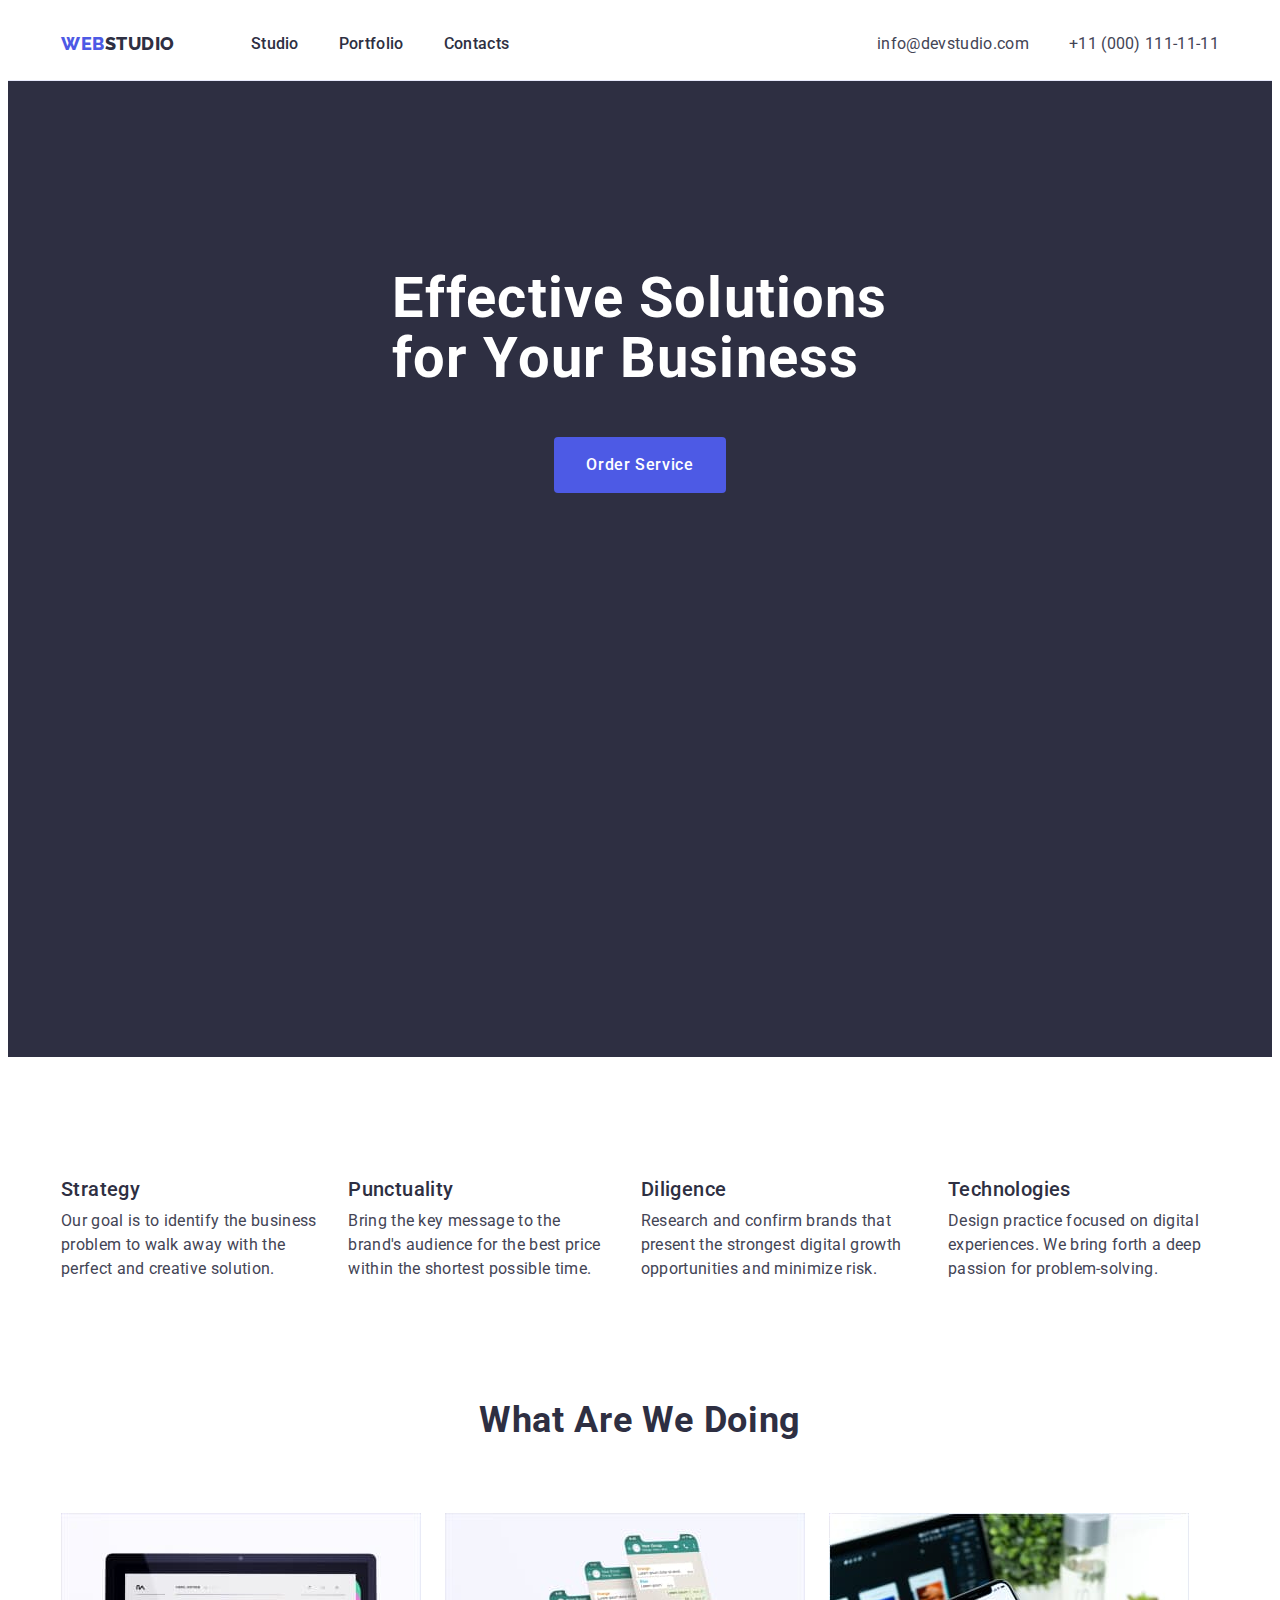
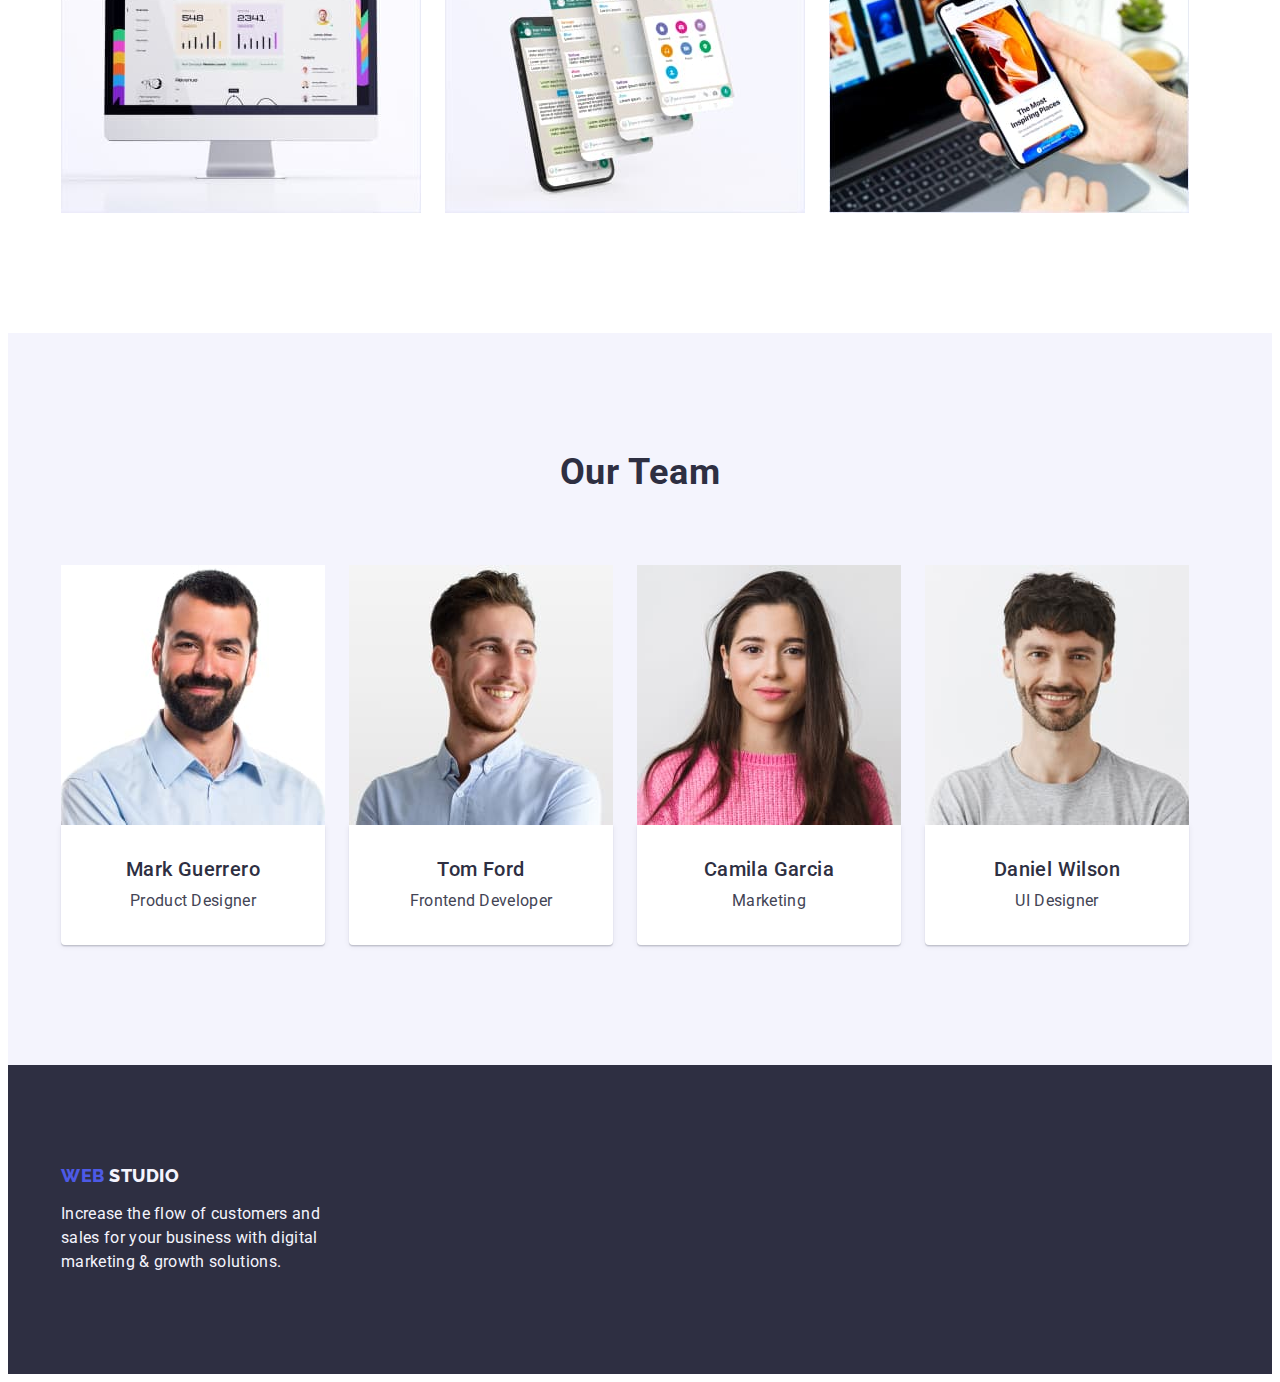
<file: index.html>
<!DOCTYPE html>
<html lang="en">
  <head>
    <meta charset="UTF-8" />
    <meta http-equiv="X-UA-Compatible" content="IE=edge" />
    <meta name="viewport" content="width=device-width, initial-scale=1.0" />
    <title>WebStudio</title>

    <link rel="preconnect" href="https://fonts.googleapis.com" />
    <link rel="preconnect" href="https://fonts.gstatic.com" crossorigin />
    <link
      href="https://fonts.googleapis.com/css2?family=Raleway:wght@800&family=Roboto:wght@400;500;700&display=swap"
      rel="stylesheet"
    />
    <link
      rel="stylesheet"
      href="https://cdnjs.cloudflare.com/ajax/libs/modern-normalize/1.1.0/modern-normalize.min.css"
      integrity="sha512-wpPYUAdjBVSE4KJnH1VR1HeZfpl1ub8YT/NKx4PuQ5NmX2tKuGu6U/JRp5y+Y8XG2tV+wKQpNHVUX03MfMFn9Q=="
      crossorigin="anonymous"
      referrerpolicy="no-referrer"
    />
    <link rel="stylesheet" href="./css/styles.css" />
  </head>
  <body>
    <!-- Header -->
    <header class="page-header">
      <div class="container container-header">
        <nav class="page-nav">
          <a class="logo link" href="./index.html"
            >web<span class="logo-studio">Studio</span>
          </a>
          <ul class="menu list">
            <li class="menu-item">
              <a class="menu-link link" href="./index.html">Studio</a>
            </li>
            <li class="menu-item">
              <a class="menu-link link" href="./portfolio.html">Portfolio</a>
            </li>
            <li class="menu-item">
              <a class="menu-link link" href="">Contacts</a>
            </li>
          </ul>
        </nav>

        <address class="contact-info">
          <ul class="contact list">
            <li class="contact-item">
              <a class="contact-link link" href="mailto:info@devstudio.com"
                >info@devstudio.com</a
              >
            </li>
            <li class="contact-item">
              <a class="contact-link link" href="tel:+110001111111"
                >+11 (000) 111-11-11</a
              >
            </li>
          </ul>
        </address>
      </div>
    </header>

    <!-- Main -->
    <main>
      <!-- Hero -->
      <section class="hero">
        <div class="container">
          <h1 class="page-title">Effective Solutions for Your Business</h1>
          <button class="hero-button" type="button">Order Service</button>
        </div>
      </section>

      <!-- Features -->
      <section class="features section">
        <div class="container">
          <h2 hidden class="section-title">Our features</h2>
          <ul class="feature-list list">
            <li class="feature-item">
              <h3 class="subtitle">Strategy</h3>
              <p class="feature-text text">
                Our goal is to identify the business problem to walk away with
                the perfect and creative solution.
              </p>
            </li>
            <li class="feature-item">
              <h3 class="subtitle">Punctuality</h3>
              <p class="feature-text text">
                Bring the key message to the brand's audience for the best price
                within the shortest possible time.
              </p>
            </li>
            <li class="feature-item">
              <h3 class="subtitle">Diligence</h3>
              <p class="feature-text text">
                Research and confirm brands that present the strongest digital
                growth opportunities and minimize risk.
              </p>
            </li>
            <li class="feature-item">
              <h3 class="subtitle">Technologies</h3>
              <p class="feature-text text">
                Design practice focused on digital experiences. We bring forth a
                deep passion for problem-solving.
              </p>
            </li>
          </ul>
        </div>
      </section>

      <!-- Services -->
      <section class="service section-service">
        <div class="container">
          <h2 class="section-title">What are we doing</h2>
          <ul class="service-list list">
            <li class="service-item">
              <img
                src="./images/img-1.jpg"
                alt="Computer with an open app"
                width="360"
                height="300"
              />
            </li>
            <li class="service-item">
              <img
                src="./images/img-2.jpg"
                alt="Phone with different tabs in the app"
                width="360"
                height="300"
              />
            </li>
            <li class="service-item">
              <img
                src="./images/img-3.jpg"
                alt="Phone in the hand on the background of laptop"
                width="360"
                height="300"
              />
            </li>
          </ul>
        </div>
      </section>

      <!-- Team -->
      <section class="team section">
        <div class="container">
          <h2 class="section-title">Our Team</h2>

          <ul class="team-list list">
            <li class="team-item">
              <img
                class="team-img"
                src="./images/mark-guerrero.jpg"
                alt="Smiling man with dark hair"
                width="264"
                height="260"
              />
              <div class="team-text-wrapper">
                <h3 class="team-subtitle subtitle">Mark Guerrero</h3>
                <p class="team-text text">Product Designer</p>
              </div>
            </li>
            <li class="team-item">
              <img
                class="team-img"
                src="./images/tom-ford.jpg"
                alt="Man with smile in a shirt"
                width="264"
                height="260"
              />
              <div class="team-text-wrapper">
                <h3 class="team-subtitle subtitle">Tom Ford</h3>
                <p class="team-text text">Frontend Developer</p>
              </div>
            </li>
            <li class="team-item">
              <img
                class="team-img"
                src="./images/camila-garcia.jpg"
                alt="Woman with the long black hair "
                width="264"
                height="260"
              />
              <div class="team-text-wrapper">
                <h3 class="team-subtitle subtitle">Camila Garcia</h3>
                <p class="team-text text">Marketing</p>
              </div>
            </li>
            <li class="team-item">
              <img
                class="team-img"
                src="./images/daniel-wilson.jpg"
                alt="Smiling man wearing in t-shirt"
                width="264"
                height="260"
              />
              <div class="team-text-wrapper">
                <h3 class="team-subtitle subtitle">Daniel Wilson</h3>
                <p class="team-text text">UI Designer</p>
              </div>
            </li>
          </ul>
        </div>
      </section>
    </main>

    <!-- Footer -->
    <footer class="page-footer">
      <div class="container">
        <a class="logo-footer link" href="./index.html"
          >Web <span class="logo-footer-studio">Studio</span>
        </a>
        <p class="footer-text">
          Increase the flow of customers and sales for your business with
          digital marketing &amp; growth solutions.
        </p>
      </div>
    </footer>
  </body>
</html>
</file>
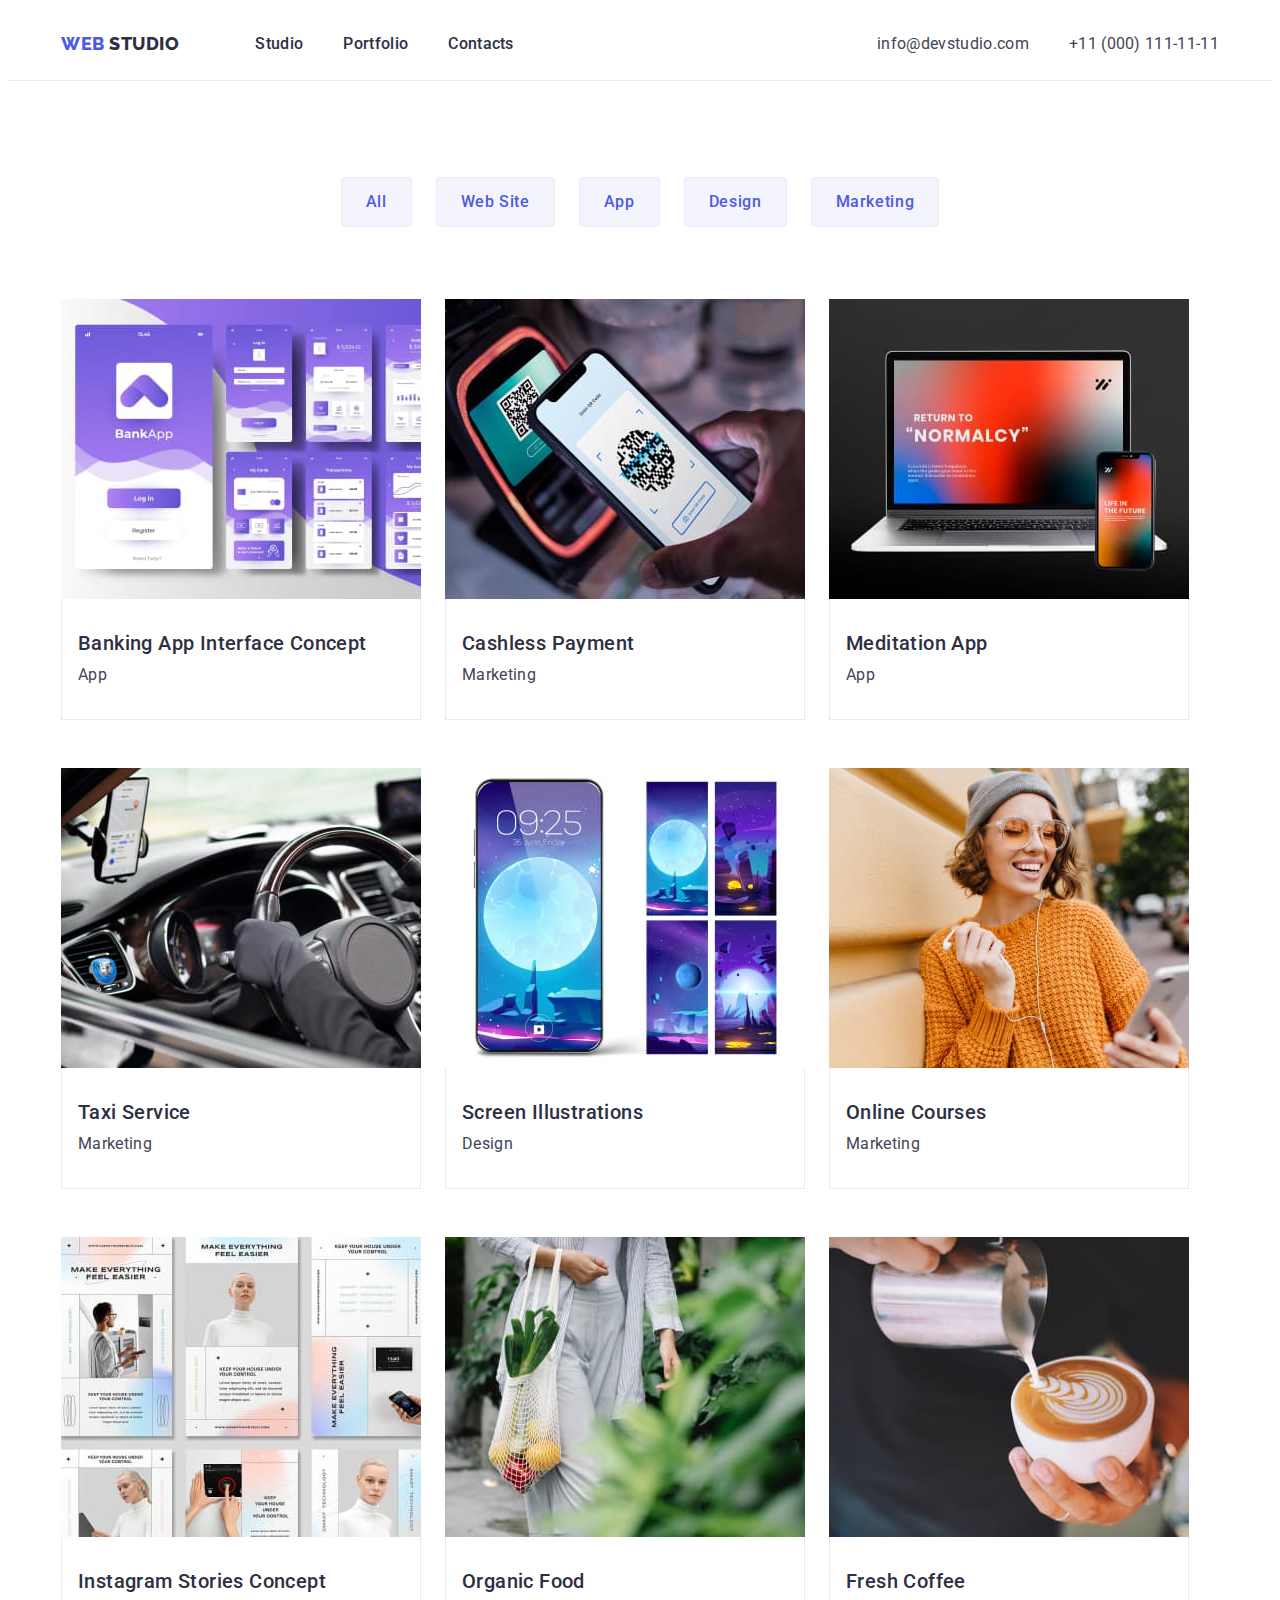
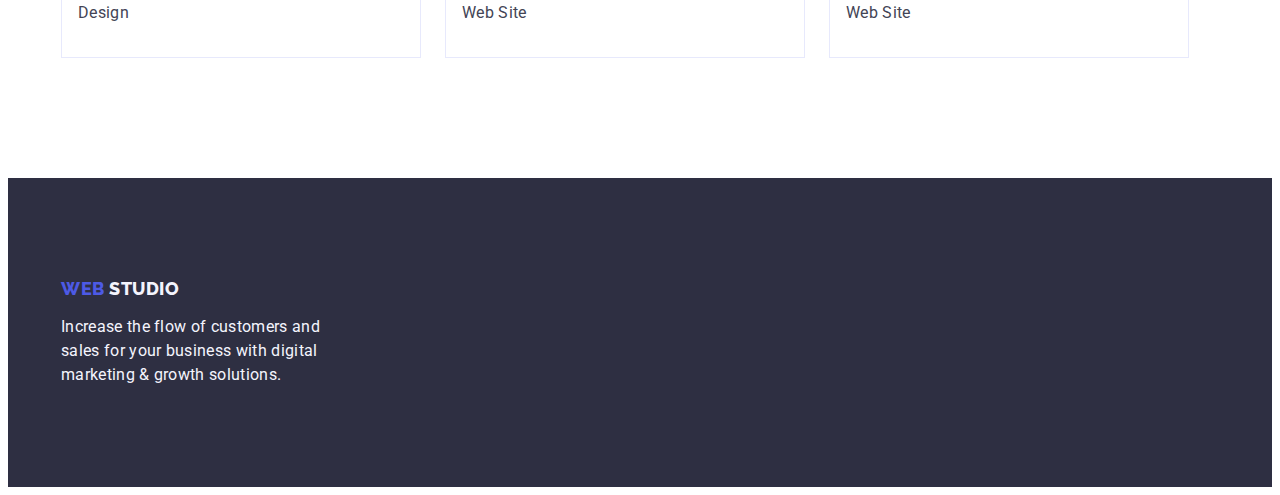
<file: portfolio.html>
<!DOCTYPE html>
<html lang="en">
  <head>
    <meta charset="UTF-8" />
    <meta http-equiv="X-UA-Compatible" content="IE=edge" />
    <meta name="viewport" content="width=device-width, initial-scale=1.0" />
    <title>Portfolio</title>
    <link rel="preconnect" href="https://fonts.googleapis.com" />
    <link rel="preconnect" href="https://fonts.gstatic.com" crossorigin />
    <link
      href="https://fonts.googleapis.com/css2?family=Raleway:wght@800&family=Roboto:wght@400;500;700&display=swap"
      rel="stylesheet"
    />
    <link
      rel="stylesheet"
      href="https://cdnjs.cloudflare.com/ajax/libs/modern-normalize/1.1.0/modern-normalize.min.css"
      integrity="sha512-wpPYUAdjBVSE4KJnH1VR1HeZfpl1ub8YT/NKx4PuQ5NmX2tKuGu6U/JRp5y+Y8XG2tV+wKQpNHVUX03MfMFn9Q=="
      crossorigin="anonymous"
      referrerpolicy="no-referrer"
    />
    <link rel="stylesheet" href="./css/styles.css" />
  </head>
  <body>
    <!-- Header -->
    <header class="page-header">
      <div class="container container-header">
        <nav class="page-nav">
          <a class="logo link" href="./index.html"
            >web <span class="logo-studio">Studio</span>
          </a>
          <ul class="menu list">
            <li class="menu-item">
              <a class="menu-link link" href="./index.html">Studio</a>
            </li>
            <li class="menu-item">
              <a class="menu-link link" href="./portfolio.html">Portfolio</a>
            </li>
            <li class="menu-item">
              <a class="menu-link link" href="">Contacts</a>
            </li>
          </ul>
        </nav>

        <address class="contact-info">
          <ul class="contact list">
            <li class="contact-item">
              <a class="contact-link link" href="mailto:info@devstudio.com"
                >info@devstudio.com</a
              >
            </li>
            <li class="contact-item">
              <a class="contact-link link" href="tel:+110001111111"
                >+11 (000) 111-11-11</a
              >
            </li>
          </ul>
        </address>
      </div>
    </header>
    <!-- Main -->
    <main>
      <section class="project section">
        <div class="container">
          <h1 hidden>Galery of projects</h1>
          <ul class="project-filter list">
            <li class="filter-item">
              <button class="filter-button" type="button">All</button>
            </li>
            <li class="filter-item">
              <button class="filter-button" type="button">Web Site</button>
            </li>
            <li class="filter-item">
              <button class="filter-button" type="button">App</button>
            </li>
            <li class="filter-item">
              <button class="filter-button" type="button">Design</button>
            </li>
            <li class="filter-item">
              <button class="filter-button" type="button">Marketing</button>
            </li>
          </ul>
          <ul class="project-list list">
            <li class="project-item">
              <a class="link" href="">
                <img
                  src="./images/pf-banking-app.jpg"
                  alt="app design  on one page"
                />
                <div class="project-text-wrapper">
                  <h2 class="project-subtitle subtitle">
                    Banking App Interface Concept
                  </h2>
                  <p class="project-text text">App</p>
                </div>
              </a>
            </li>
            <li class="project-item">
              <a class="link" href="">
                <img
                  src="./images/pf-cachless-payment.jpg"
                  alt="payment using phone"
                />
                <div class="project-text-wrapper">
                  <h2 class="project-subtitle subtitle">Cashless Payment</h2>
                  <p class="project-text text">Marketing</p>
                </div>
              </a>
            </li>
            <li class="project-item">
              <a class="link" href="">
                <img
                  src="./images/pf-meditation-app.jpg"
                  alt="laptop and phone with the same app"
                />
                <div class="project-text-wrapper">
                  <h2 class="project-subtitle subtitle">Meditation App</h2>
                  <p class="project-text text">App</p>
                </div>
              </a>
            </li>
            <li class="project-item">
              <a class="link" href="">
                <img src="./images/pf-taxi-service.jpg" alt="man driving car" />
                <div class="project-text-wrapper">
                  <h2 class="project-subtitle subtitle">Taxi Service</h2>
                  <p class="project-text text">Marketing</p>
                </div>
              </a>
            </li>
            <li class="project-item">
              <a class="link" href="">
                <img
                  src="./images/pf-screen-illustrations.jpg"
                  alt="phone with alternative screens"
                />
                <div class="project-text-wrapper">
                  <h2 class="project-subtitle subtitle">
                    Screen Illustrations
                  </h2>
                  <p class="project-text text">Design</p>
                </div>
              </a>
            </li>
            <li class="project-item">
              <a class="link" href="">
                <img
                  src="./images/pf-online-courses.jpg"
                  alt="girl talk on a video call"
                />
                <div class="project-text-wrapper">
                  <h2 class="project-subtitle subtitle">Online Courses</h2>
                  <p class="project-text text">Marketing</p>
                </div>
              </a>
            </li>
            <li class="project-item">
              <a class="link" href="">
                <img
                  src="./images/pf-stories-concept.jpg"
                  alt=" different app pages"
                />
                <div class="project-text-wrapper">
                  <h2 class="project-subtitle subtitle">
                    Instagram Stories Concept
                  </h2>
                  <p class="project-text text">Design</p>
                </div>
              </a>
            </li>
            <li class="project-item">
              <a class="link" href="">
                <img
                  src="./images/pf-organic-food.jpg"
                  alt="woman with a bag with fruits and vegetables"
                />
                <div class="project-text-wrapper">
                  <h2 class="project-subtitle subtitle">Organic Food</h2>
                  <p class="project-text text">Web Site</p>
                </div>
              </a>
            </li>
            <li class="project-item">
              <a class="link" href="">
                <img
                  src="./images/pf-fresh-coffee.jpg"
                  alt="pooring the milk in a cup of coffee"
                />
                <div class="project-text-wrapper">
                  <h2 class="project-subtitle subtitle">Fresh Coffee</h2>
                  <p class="project-text text">Web Site</p>
                </div>
              </a>
            </li>
          </ul>
        </div>
      </section>
    </main>

    <!-- Footer -->
    <footer class="page-footer">
      <div class="container">
        <a class="logo-footer link" href="./index.html"
          >Web <span class="logo-footer-studio">Studio</span></a
        >
        <p class="footer-text">
          Increase the flow of customers and sales for your business with
          digital marketing &amp; growth solutions.
        </p>
      </div>
    </footer>
  </body>
</html>
</file>
<file: css/styles.css>
:root {
  --white-color: #ffffff;
  --secondary-white-color: #f4f4fd;
  --main-color: #2e2f42;
  --font-color: #434455;
  --active-color: #4d5ae5;
  --pressed-state: #404bbf;
}

/**
  |===================================================================
  |          Common
  |===================================================================
*/

h1,
h2,
h3,
h4,
p {
  margin-top: 0;
  margin-bottom: 0;
}

ul {
  list-style: none;
  margin-top: 0;
  margin-bottom: 0;
  padding: 0;
}
li {
  list-style: none;
  padding: 0;
  margin: 0;
}

img {
  display: block;
}

body {
  font-family: "Roboto", sans-serif;
  color: var(--font-color);
  background-color: var(--white-color);
}


a {
  display: block;
  color: currentColor;
  text-decoration: none;
}

.container {
  margin-left: auto;
  margin-right: auto;
  width: 1158px;
  padding-left: 15px;
  padding-right: 15px;
}

.section {
  padding-bottom: 120px;
  padding-top: 120px;
}

.section-service {
  padding-bottom: 120px;
}

.section-title {
  margin-bottom: 72px;
  font-size: 36px;
  line-height: 1.11;
  text-align: center;
  letter-spacing: 0.02em;
  text-transform: capitalize;
  color: var(--main-color);
}

.subtitle {
  margin-bottom: 8px;
  font-weight: 500;
  font-size: 20px;
  line-height: 1.2;
  letter-spacing: 0.02em;
  color: var(--main-color);
}

.text {
  line-height: 1.5;
  letter-spacing: 0.02em;
}

/**
  |===================================================================
  |             Header
  |===================================================================
*/
.container-header {
  display: flex;
  align-items: center;
  justify-content: space-between;
  padding-left: 15px;
   padding-right: 15px;
}

.page-header {
  border-bottom: 1px solid #e7e9fc;
}

.page-nav {
  display: flex;
  align-items: center;
}

.menu {
  display: flex;
}

.contact {
  display: flex;
}

.logo {
  padding-top: 24px;
  padding-bottom: 24px;
  margin-right: 76px;
  font-family: "Raleway", sans-serif;
  font-weight: 800;
  font-size: 18px;
  line-height: 1.17;
  letter-spacing: 0.03em;
  text-transform: uppercase;
  color: var(--active-color);
}

.logo-studio {
  color: var(--main-color);
}

.menu-item:not(:last-child) {
  margin-right: 40px;
}

.menu-link {
  padding-top: 24px;
  padding-bottom: 24px;
  font-weight: 500;
  font-size: 16px;
  line-height: 1.5;
  letter-spacing: 0.02em;
  color: var(--main-color);
}

.contact-info {
  font-style: normal;
}

.contact-item:not(:last-child) {
  margin-right: 40px;
}

.contact-link {
  padding-top: 24px;
  padding-bottom: 24px;
  font-weight: 400;
  font-size: 16px;
  line-height: 1.5;
  letter-spacing: 0.02em;
  color: var(--font-color);
}

.menu-link:hover,
.menu-link:focus,
.contact-link:hover,
.contact-link:focus {
  color: var(--pressed-state);
}


/**
  |===================================================================
  |             Footer
  |===================================================================
*/
.page-footer {
  padding-top: 100px;
  padding-bottom: 100px;
  background-color: var(--main-color);
}

.logo-footer {
  margin-bottom: 16px;
  font-family: "Raleway", sans-serif;
  font-style: normal;
  font-weight: 800;
  font-size: 18px;
  line-height: 1.17;
  display: inline-block;
  align-items: center;
  letter-spacing: 0.03em;
  text-transform: uppercase;
  color: var(--active-color);
}

.logo-footer-studio {
  color: var(--secondary-white-color);
}

.footer-text {
  font-weight: 400;
  font-size: 16px;
  line-height: 1.5;
  letter-spacing: 0.02em;
  color: var(--secondary-white-color);
  width: 264px;
}

/**
  |===================================================================
  |                 Index.html
  |===================================================================
*/

.hero {
  height: 600px;
  padding-top: 188px;
  padding-bottom: 188px;
  background-color: var(--main-color);
}

.page-title {
  margin: 0 auto 48px;
  max-width: 496px;
  font-size: 56px;
  line-height: 1.07;
  letter-spacing: 0.02em;
  color: var(--white-color);
}

.hero-button {
  display: block;
  margin-left: auto;
  margin-right: auto;
  min-width: 169px;
  border-radius: 4px;
  padding: 16px 32px;
  border: 1px var(--active-color);
  font-family: "Roboto", sans-serif;
  background-color: var(--active-color);
  font-weight: 500;
  font-size: 16px;
  line-height: 1.5;
  letter-spacing: 0.04em;
  color: var(--white-color);
  cursor: pointer;
}

.hero-button:hover,
.hero-button:focus {
  background-color: var(--pressed-state);
}

.feature-list {
  display: flex;
}

.feature-item:not(:last-child) {
  margin-right: 24px;
}

.feature-item {
  flex-basis: calc((100%-72px) / 4);
}

.service-list {
  display: flex;
  gap: 24px;
}

.team {
  background-color: var(--secondary-white-color);
}

.team-list {
  display: flex;
  flex-wrap: wrap;
  gap: 24px;
}

.team-text-wrapper {
  padding: 32px 16px;
  background-color: var(--white-color);
  border-radius: 0px 0px 4px 4px;
  box-shadow: 0px 1px 6px rgba(46, 47, 66, 0.08),
    0px 1px 1px rgba(46, 47, 66, 0.16), 0px 2px 1px rgba(46, 47, 66, 0.08);
}

.team-subtitle {
  text-align: center;
}

.team-text {
  text-align: center;
}

/**
  |===================================================================
  |               Portfolio 
  |===================================================================
*/

.project-filter {
  display: flex;
  justify-content: center;
  margin-bottom: 72px;
}

.filter-item:not(:last-child) {
  margin-right: 24px;
}

.filter-button {
  padding: 12px 24px;

  font-family: inherit;
  font-weight: 500;
  font-size: 16px;
  line-height: 1.5;
  letter-spacing: 0.04em;
  color: var(--active-color);
  background-color: var(--secondary-white-color);
  border: 1px solid #e7e9fc;
  border-radius: 4px;
}

.filter-button:hover,
.filter-button:focus {
  border: 1px solid transparent;
  background-color: var(--pressed-state);
  color: var(--white-color);
  cursor: pointer;
}

.project.section {
  padding-top: 96px;
}

.project-text-wrapper {
  padding: 32px 16px;
  border-bottom: 1px solid #e7e9fc;
  border-right: 1px solid #e7e9fc;
  border-left: 1px solid #e7e9fc;
}
.project-text {
  color: var(--font-color);
}

.project-list {
  display: flex;
  flex-wrap: wrap;
  column-gap: 24px;
  row-gap: 48px;
}

/* .project-item {
width: calc((100%-48px)/3);
} */

/* .project-item:not(:nth-child(3n)) {
 margin-right: 24px;
}  */

/* .project-item:not(:nth-last-child(-n+3)) {
  margin-bottom: 48px;
}  */
</file>
